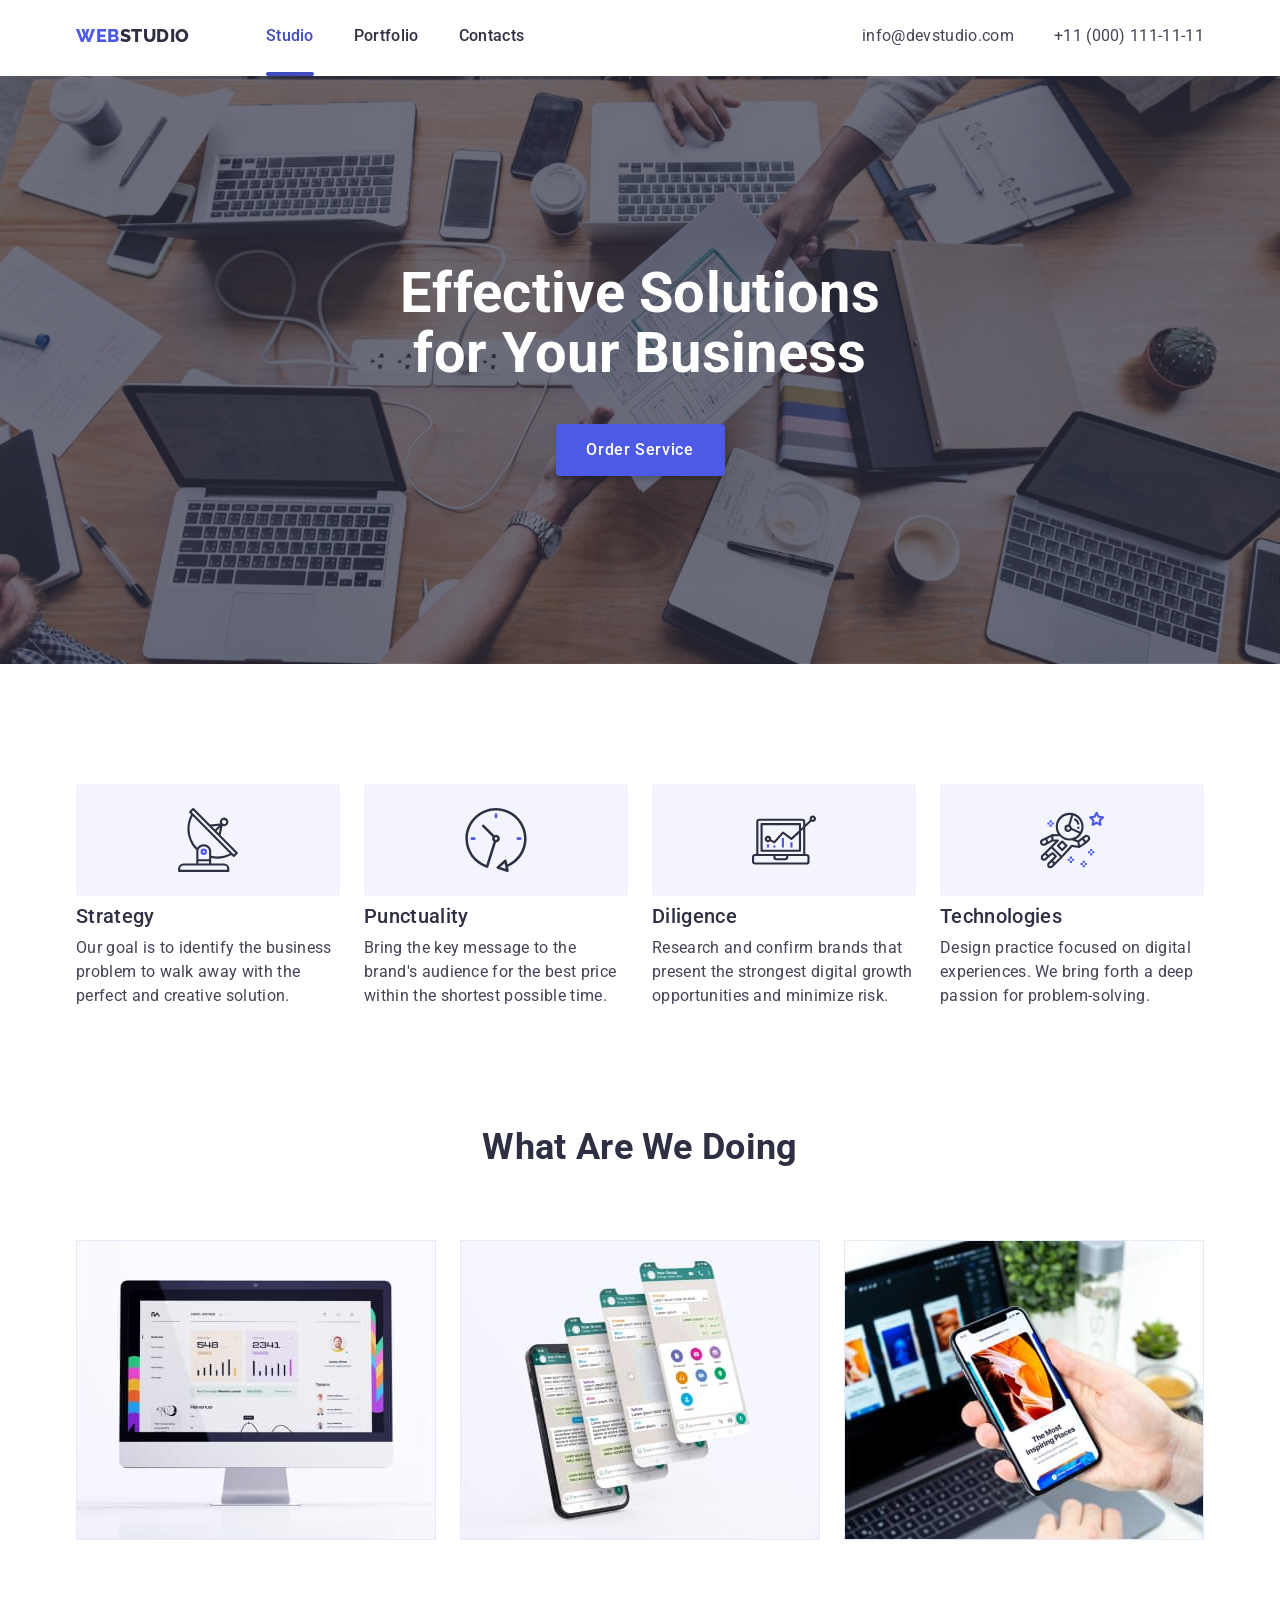
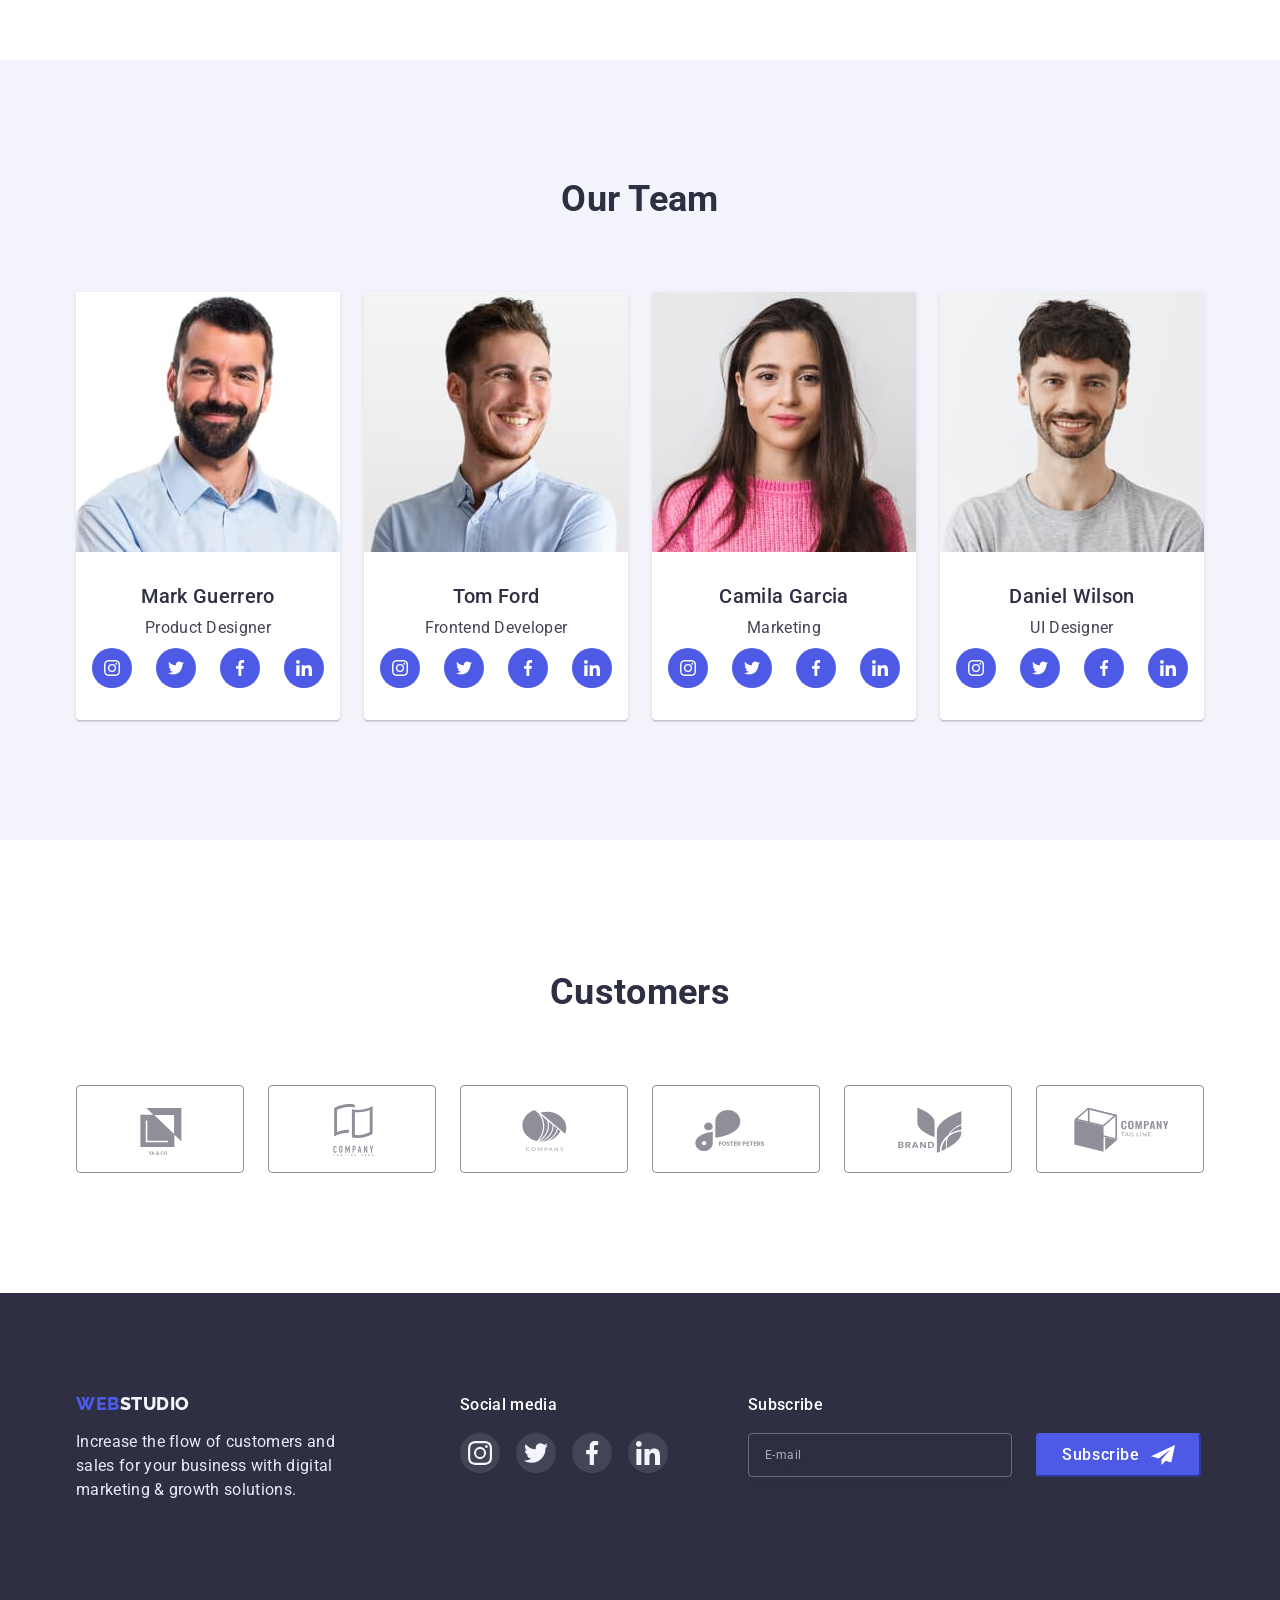
<file: index.html>
<!DOCTYPE html>
<html lang="en">
  <head>
    <meta charset="UTF-8" />
    <meta http-equiv="X-UA-Compatible" content="IE=edge" />
    <meta name="viewport" content="width=device-width, initial-scale=1.0" />

    <title>WebStudio</title>
    <!--Fonts-->
    <link rel="preconnect" href="https://fonts.googleapis.com" />
    <link rel="preconnect" href="https://fonts.gstatic.com" crossorigin />
    <link
      href="https://fonts.googleapis.com/css2?family=Raleway:wght@800&family=Roboto:wght@400;500;700&display=swap"
      rel="stylesheet"
    />

    <!-- Normalize -->
    <link
      rel="stylesheet"
      href="https://cdnjs.cloudflare.com/ajax/libs/modern-normalize/1.1.0/modern-normalize.min.css"
      integrity="sha512-wpPYUAdjBVSE4KJnH1VR1HeZfpl1ub8YT/NKx4PuQ5NmX2tKuGu6U/JRp5y+Y8XG2tV+wKQpNHVUX03MfMFn9Q=="
      crossorigin="anonymous"
      referrerpolicy="no-referrer"
    />

    <!--CSS-file-->
    <link rel="stylesheet" href="./css/styles.css" />
  </head>

  <body>
    <header class="header-index">
      <div class="container header-container">
        <!--Navigation-->
        <nav class="header-navigation">
          <!--Logo-->
          <a class="header-logo link" href="./index.html">
            Web<span>Studio</span>
          </a>

          <ul class="header-list">
            <li class="header-item list">
              <a class="header-link link current-page" href="./index.html">
                Studio
              </a>
            </li>
            <li class="header-item list">
              <a class="header-link link" href="./portfolio.html">
                Portfolio
              </a>
            </li>
            <li class="header-item list">
              <a class="header-link link" href=""> Contacts </a>
            </li>
          </ul>
        </nav>

        <!--Phone and email-->
        <address class="header-address">
          <ul class="header-address-list">
            <li class="header-mail list">
              <a class="header-mail-link link" href="mailto:info@devstudio.com"
                >info@devstudio.com</a
              >
            </li>
            <li class="header-phone list">
              <a class="header-phone-link link" href="tel:+110001111111"
                >+11 (000) 111-11-11</a
              >
            </li>
          </ul>
        </address>
      </div>
    </header>

    <main class="main-index">
      <!--Section 1-->
      <section class="hero">
        <div class="container">
          <!--Main heading-->
          <h1 class="hero-title">Effective Solutions for Your Business</h1>
          <button class="hero-btn btn" type="button" data-modal-open>
            Order Service
          </button>
        </div>
      </section>
      <!--Main priorities  Section 2-->
      <section class="main-priorities section">
        <div class="container">
          <h2 class="visually-hidden">Products</h2>
          <ul class="priorities-list">
            <li class="priorities-item list">
              <div class="priorities-item-wrap">
                <svg class="priorities-item-icon" width="64" height="64">
                  <use href="./images/icons.svg#icon-antenna-1-1"></use>
                </svg>
              </div>
              <h3 class="priorities-subtitle subtitle">Strategy</h3>
              <p class="priorites-desc text-desc">
                Our goal is to identify the business problem to walk away with
                the perfect and creative solution.
              </p>
            </li>
            <li class="priorities-item list">
              <div class="priorities-item-wrap">
                <svg class="priorities-item-icon" width="64" height="64">
                  <use href="./images/icons.svg#icon-clock-1-1"></use>
                </svg>
              </div>
              <h3 class="priorities-subtitle subtitle">Punctuality</h3>
              <p class="priorites-desc text-desc">
                Bring the key message to the brand's audience for the best price
                within the shortest possible time.
              </p>
            </li>
            <li class="priorities-item list">
              <div class="priorities-item-wrap">
                <svg class="priorities-item-icon" width="64" height="64">
                  <use href="./images/icons.svg#icon-diagram-1-1"></use>
                </svg>
              </div>
              <h3 class="priorities-subtitle subtitle">Diligence</h3>
              <p class="priorites-desc text-desc">
                Research and confirm brands that present the strongest digital
                growth opportunities and minimize risk.
              </p>
            </li>
            <li class="priorities-item list">
              <div class="priorities-item-wrap">
                <svg class="priorities-item-icon" width="64" height="64">
                  <use href="./images/icons.svg#icon-astronaut-1-1"></use>
                </svg>
              </div>
              <h3 class="priorities-subtitle subtitle">Technologies</h3>
              <p class="priorites-desc text-desc">
                Design practice focused on digital experiences. We bring forth a
                deep passion for problem-solving.
              </p>
            </li>
          </ul>
        </div>
      </section>

      <!--What are we doing-->
      <!--Section 3-->
      <section class="main-results section">
        <div class="container">
          <h2 class="results-title title">What are we doing</h2>
          <ul class="results-list">
            <li class="results-item list">
              <img
                class="results-image"
                src="./images/resalt_of_work_1.jpg"
                alt="Resalt of our work"
                width="360"
              />
            </li>
            <li class="results-item list">
              <img
                class="results-image"
                src="./images/resalt_of_work_2.jpg"
                alt="Resalt of our work"
                width="360"
              />
            </li>
            <li class="results-item list">
              <img
                class="results-image"
                src="./images/resalt_of_work_3.jpg"
                alt="Resalt of our work"
                width="360"
              />
            </li>
          </ul>
        </div>
      </section>

      <!--Team-->
      <!--Section 4-->
      <section class="main-team section">
        <div class="container">
          <h2 class="team-title title">Our Team</h2>
          <ul class="team-list">
            <li class="team-item list">
              <img
                class="team-image"
                src="./images/team_card_1.jpg"
                alt="Our worker-bee)"
                width="264"
                height="260"
              />
              <div class="team-content">
                <h3 class="team-name subtitle">Mark Guerrero</h3>
                <p class="team-job text-desc">Product Designer</p>
                <ul class="team-icon-list list">
                  <li class="team-icon-item">
                    <a href="" class="team-icon-link link">
                      <svg class="team-soc-icon" width="16" height="16">
                        <use href="./images/icons.svg#icon-instagram-2-1"></use>
                      </svg>
                    </a>
                  </li>
                  <li class="team-icon-item">
                    <a href="" class="team-icon-link link">
                      <svg class="team-soc-icon" width="16" height="16">
                        <use href="./images/icons.svg#icon-twitter-1-1"></use>
                      </svg>
                    </a>
                  </li>
                  <li class="team-icon-item">
                    <a href="" class="team-icon-link link">
                      <svg class="team-soc-icon" width="16" height="16">
                        <use href="./images/icons.svg#icon-facebook-1-1"></use>
                      </svg>
                    </a>
                  </li>
                  <li class="team-icon-item">
                    <a href="" class="team-icon-link link">
                      <svg class="team-soc-icon" width="16" height="16">
                        <use href="./images/icons.svg#icon-linkedin-1-1"></use>
                      </svg>
                    </a>
                  </li>
                </ul>
              </div>
            </li>
            <li class="team-item list">
              <img
                class="team-image"
                src="./images/team_card_2.jpg"
                alt="Our worker-bee)"
                width="264"
                height="260"
              />
              <div class="team-content">
                <h3 class="team-name subtitle">Tom Ford</h3>
                <p class="team-job text-desc">Frontend Developer</p>
                <ul class="team-icon-list list">
                  <li class="team-icon-item">
                    <a href="" class="team-icon-link link">
                      <svg class="team-soc-icon" width="16" height="16">
                        <use href="./images/icons.svg#icon-instagram-2-1"></use>
                      </svg>
                    </a>
                  </li>
                  <li class="team-icon-item">
                    <a href="" class="team-icon-link link">
                      <svg class="team-soc-icon" width="16" height="16">
                        <use href="./images/icons.svg#icon-twitter-1-1"></use>
                      </svg>
                    </a>
                  </li>
                  <li class="team-icon-item">
                    <a href="" class="team-icon-link link">
                      <svg class="team-soc-icon" width="16" height="16">
                        <use href="./images/icons.svg#icon-facebook-1-1"></use>
                      </svg>
                    </a>
                  </li>
                  <li class="team-icon-item">
                    <a href="" class="team-icon-link link">
                      <svg class="team-soc-icon" width="16" height="16">
                        <use href="./images/icons.svg#icon-linkedin-1-1"></use>
                      </svg>
                    </a>
                  </li>
                </ul>
              </div>
            </li>
            <li class="team-item list">
              <img
                class="team-image"
                src="./images/team_card_3.jpg"
                alt="Our worker-bee)"
                width="264"
                height="260"
              />
              <div class="team-content">
                <h3 class="team-name subtitle">Camila Garcia</h3>
                <p class="team-job text-desc">Marketing</p>
                <ul class="team-icon-list list">
                  <li class="team-icon-item">
                    <a href="" class="team-icon-link link">
                      <svg class="team-soc-icon" width="16" height="16">
                        <use href="./images/icons.svg#icon-instagram-2-1"></use>
                      </svg>
                    </a>
                  </li>
                  <li class="team-icon-item">
                    <a href="" class="team-icon-link link">
                      <svg class="team-soc-icon" width="16" height="16">
                        <use href="./images/icons.svg#icon-twitter-1-1"></use>
                      </svg>
                    </a>
                  </li>
                  <li class="team-icon-item">
                    <a href="" class="team-icon-link link">
                      <svg class="team-soc-icon" width="16" height="16">
                        <use href="./images/icons.svg#icon-facebook-1-1"></use>
                      </svg>
                    </a>
                  </li>
                  <li class="team-icon-item">
                    <a href="" class="team-icon-link link">
                      <svg class="team-soc-icon" width="16" height="16">
                        <use href="./images/icons.svg#icon-linkedin-1-1"></use>
                      </svg>
                    </a>
                  </li>
                </ul>
              </div>
            </li>
            <li class="team-item list">
              <img
                class="team-image"
                src="./images/team_card_4.jpg"
                alt="Our worker-bee)"
                width="264"
                height="260"
              />
              <div class="team-content">
                <h3 class="team-name subtitle">Daniel Wilson</h3>
                <p class="team-job text-desc">UI Designer</p>
                <ul class="team-icon-list list">
                  <li class="team-icon-item">
                    <a href="" class="team-icon-link link">
                      <svg class="team-soc-icon" width="16" height="16">
                        <use href="./images/icons.svg#icon-instagram-2-1"></use>
                      </svg>
                    </a>
                  </li>
                  <li class="team-icon-item">
                    <a href="" class="team-icon-link link">
                      <svg class="team-soc-icon" width="16" height="16">
                        <use href="./images/icons.svg#icon-twitter-1-1"></use>
                      </svg>
                    </a>
                  </li>
                  <li class="team-icon-item">
                    <a href="" class="team-icon-link link">
                      <svg class="team-soc-icon" width="16" height="16">
                        <use href="./images/icons.svg#icon-facebook-1-1"></use>
                      </svg>
                    </a>
                  </li>
                  <li class="team-icon-item">
                    <a href="" class="team-icon-link link">
                      <svg class="team-soc-icon" width="16" height="16">
                        <use href="./images/icons.svg#icon-linkedin-1-1"></use>
                      </svg>
                    </a>
                  </li>
                </ul>
              </div>
            </li>
          </ul>
        </div>
      </section>

      <section class="main-customers">
        <div class="container">
          <h2 class="customers-title title">Customers</h2>
          <ul class="customers-list list">
            <li class="customers-item">
              <a href="" class="customers-link link">
                <svg class="customers-icon" width="104" height="56">
                  <use href="./images/icons.svg#icon-Logo-2-1"></use>
                </svg>
              </a>
            </li>
            <li class="customers-item">
              <a href="" class="customers-link link">
                <svg class="customers-icon" width="104" height="56">
                  <use href="./images/icons.svg#icon-Logo-3-1"></use>
                </svg>
              </a>
            </li>
            <li class="customers-item">
              <a href="" class="customers-link link">
                <svg class="customers-icon" width="104" height="56">
                  <use href="./images/icons.svg#icon-Logo-4-1"></use>
                </svg>
              </a>
            </li>
            <li class="customers-item">
              <a href="" class="customers-link link">
                <svg class="customers-icon" width="104" height="56">
                  <use href="./images/icons.svg#icon-Logo-5-1"></use>
                </svg>
              </a>
            </li>
            <li class="customers-item">
              <a href="" class="customers-link link">
                <svg class="customers-icon" width="104" height="56">
                  <use href="./images/icons.svg#icon-Logo-6-1"></use>
                </svg>
              </a>
            </li>
            <li class="customers-item">
              <a href="" class="customers-link link">
                <svg class="customers-icon" width="104" height="56">
                  <use href="./images/icons.svg#icon-Logo-7-1"></use>
                </svg>
              </a>
            </li>
          </ul>
        </div>
      </section>
    </main>

    <footer class="footer-index">
      <div class="container footer-wrapper">
        <div class="footer-text-wrap">
          <a class="footer-logo link" href="./index.html">
            Web<span>Studio</span>
          </a>
          <p class="footer-desc">
            Increase the flow of customers and sales for your business with
            digital marketing & growth solutions.
          </p>
        </div>
        <div class="footer-soc-wrap">
          <p class="footer-soc-title">Social media</p>
          <ul class="footer-soc-list list">
            <li class="footer-soc-item">
              <a href="" class="footer-soc-link link">
                <svg class="footer-soc-icon" width="24" height="24">
                  <use href="./images/icons.svg#icon-instagram-2-1"></use>
                </svg>
              </a>
            </li>
            <li class="footer-soc-item">
              <a href="" class="footer-soc-link link">
                <svg class="footer-soc-icon" width="24" height="24">
                  <use href="./images/icons.svg#icon-twitter-1-1"></use>
                </svg>
              </a>
            </li>
            <li class="footer-soc-item">
              <a href="" class="footer-soc-link link">
                <svg class="footer-soc-icon" width="24" height="24">
                  <use href="./images/icons.svg#icon-facebook-1-1"></use>
                </svg>
              </a>
            </li>
            <li class="footer-soc-item">
              <a href="" class="footer-soc-link link">
                <svg class="footer-soc-icon" width="24" height="24">
                  <use href="./images/icons.svg#icon-linkedin-1-1"></use>
                </svg>
              </a>
            </li>
          </ul>
        </div>
        <div class="subscribe-footer">
          <p class="footer-soc-title">Subscribe</p>
          <form action="#" class="footer-subscribe-form">
            <input
              class="footer-email-input"
              type="email"
              name="email"
              placeholder="E-mail"
              required
            />
            <button type="submit" class="subscribe-btn btn">
              Subscribe
              <svg class="send-btn-icon" width="24" height="24">
                <use href="./images/icons.svg#icon-send"></use>
              </svg>
            </button>
          </form>
        </div>
      </div>
    </footer>

    <div class="backdrop is-hidden" data-modal>
      <div class="modal">
        <button class="modal-btn-close btn" type="button" data-modal-close>
          <svg class="modal-close-icon" width="8" height="8">
            <use href="./images/icons.svg#icon-close-black-18dp-2-1-1"></use>
          </svg>
        </button>
        <p class="modal-title">Leave your contacts and we will call you back</p>
        <form action="#" class="modal-form">
          <div class="input-wrapper">
            <label class="modal-label" for="user-name">Name</label>
            <div class="input-wrap">
              <input
                class="input-user input-frame"
                type="text"
                name="user-name"
                id="user-name"
                required
                minlength="2"
                pattern="^[a-zA-Z]+$"
                title="Username must be more than 2 symbols length and consists letters from a-z and A-Z"
              />
              <svg class="input-icon" width="18" height="24">
                <use href="./images/icons.svg#icon-user"></use>
              </svg>
            </div>
          </div>
          <div class="input-wrapper">
            <label class="modal-label" for="user-phone">Phone</label>
            <div class="input-wrap">
              <input
                class="input-phone input-frame"
                type="tel"
                name="user-phone"
                id="user-phone"
                required
              />
              <svg class="input-icon" width="18" height="24">
                <use href="./images/icons.svg#icon-phone"></use>
              </svg>
            </div>
          </div>

          <div class="input-wrapper">
            <label class="modal-label" for="user-email">Email</label>
            <div class="input-wrap">
              <input
                class="input-email input-frame"
                type="email"
                name="user-email"
                id="user-email"
              />
              <svg class="input-icon" width="18" height="24">
                <use href="./images/icons.svg#icon-email"></use>
              </svg>
            </div>
          </div>

          <div class="input-wrapper">
            <label class="modal-label" for="modal-text">Comment</label>
            <textarea
              class="modal-comments input-frame"
              name="modal-text"
              id="modal-text"
              rows="6"
              placeholder="Text input"
            ></textarea>
          </div>

          <div class="policy-wrap">
            <input
              class="policy-checkbox visually-hidden"
              type="checkbox"
              name="policy"
              id="policy"
              value="true"
              required
            />
            <label class="checkbox-text" for="policy"
              ><span>
                <svg class="policy-tick-icon" width="10" height="8">
                  <use href="./images/icons.svg#icon-tick"></use>
                </svg>
              </span>
              I accept the terms and conditions of the
              <a class="policy-link" href=""> Privacy Policy</a>
            </label>
          </div>

          <button class="btn modal-submit-btn" type="submit">Send</button>
        </form>
      </div>
    </div>

    <script src="./js/modal.js"></script>
  </body>
</html>
</file>
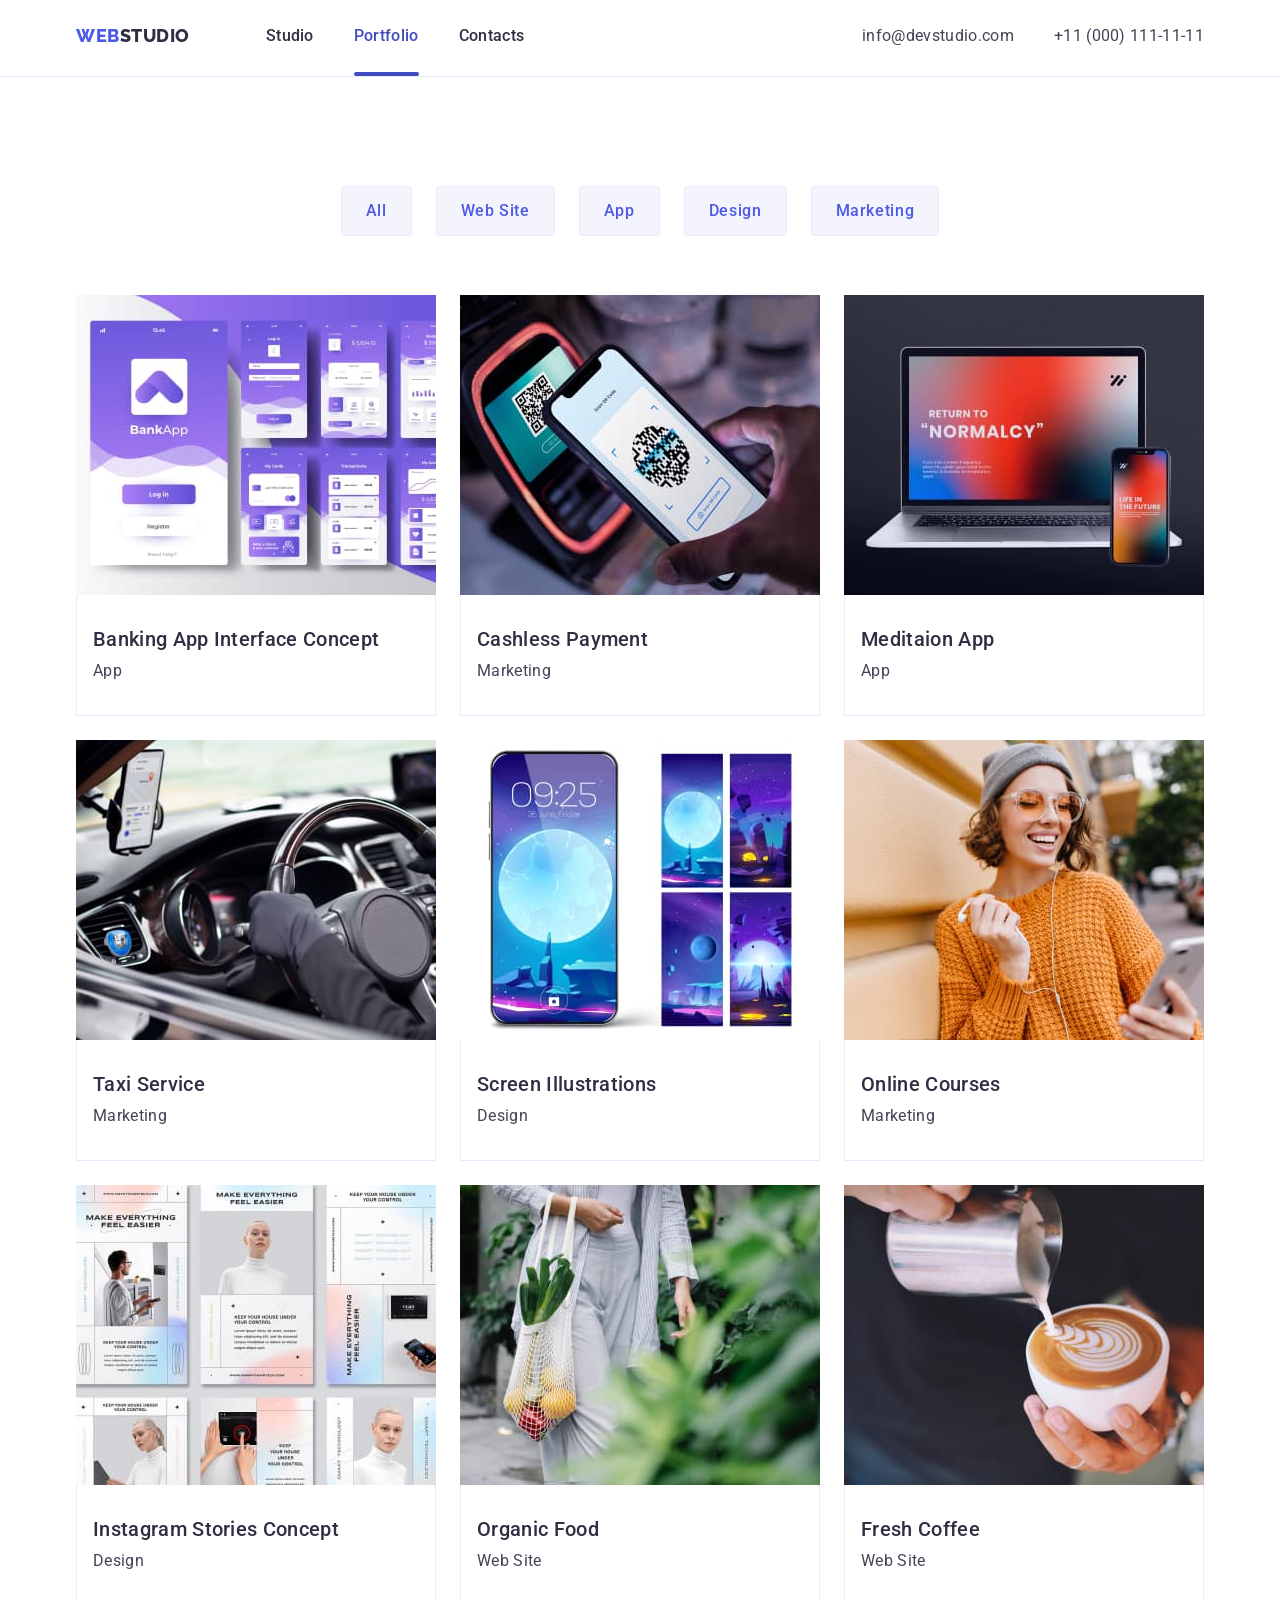
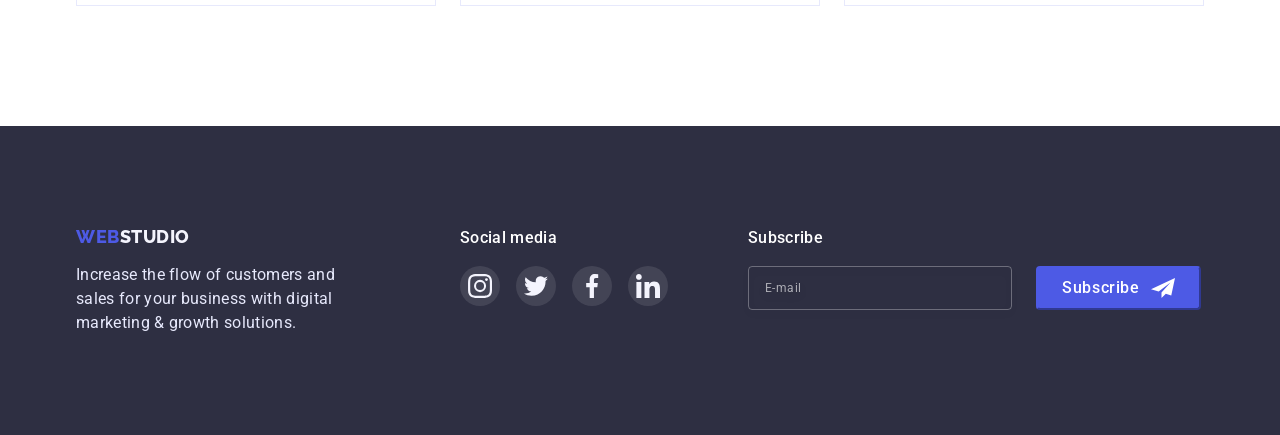
<file: portfolio.html>
<!DOCTYPE html>
<html lang="en">
  <head>
    <meta charset="UTF-8" />
    <meta http-equiv="X-UA-Compatible" content="IE=edge" />
    <meta name="viewport" content="width=device-width, initial-scale=1.0" />
    <title>Portfolio</title>

    <!--Fonts-->
    <link rel="preconnect" href="https://fonts.googleapis.com" />
    <link rel="preconnect" href="https://fonts.gstatic.com" crossorigin />
    <link
      href="https://fonts.googleapis.com/css2?family=Raleway:wght@800&family=Roboto:wght@400;500;700&display=swap"
      rel="stylesheet"
    />

    <!-- Normalize -->
    <link
      rel="stylesheet"
      href="https://cdnjs.cloudflare.com/ajax/libs/modern-normalize/1.1.0/modern-normalize.min.css"
      integrity="sha512-wpPYUAdjBVSE4KJnH1VR1HeZfpl1ub8YT/NKx4PuQ5NmX2tKuGu6U/JRp5y+Y8XG2tV+wKQpNHVUX03MfMFn9Q=="
      crossorigin="anonymous"
      referrerpolicy="no-referrer"
    />

    <!--CSS-file-->
    <link rel="stylesheet" href="./css/styles.css" />
  </head>

  <body>
    <header class="header-portfolio">
      <div class="container header-portfolio-container">
        <!--Navigation-->
        <nav class="header-navigation">
          <!--Logo-->
          <a class="header-logo link" href="./index.html">
            Web<span>Studio</span>
          </a>

          <ul class="header-list">
            <li class="header-item list">
              <a class="header-link link" href="./index.html"> Studio </a>
            </li>
            <li class="header-item list">
              <a class="header-link link current-page" href="./portfolio.html">
                Portfolio
              </a>
            </li>
            <li class="header-item list">
              <a class="header-link link" href=""> Contacts </a>
            </li>
          </ul>
        </nav>

        <!--Phone and email-->
        <address class="header-address">
          <ul class="header-address-list">
            <li class="header-mail list">
              <a class="header-mail-link link" href="mailto:info@devstudio.com"
                >info@devstudio.com</a
              >
            </li>
            <li class="header-phone list">
              <a class="header-phone-link link" href="tel:+110001111111"
                >+11 (000) 111-11-11</a
              >
            </li>
          </ul>
        </address>
      </div>
    </header>

    <main class="main-portfolio">
      <section class="main-projects">
        <div class="container">
          <h1 class="visually-hidden">Project</h1>
          <!--Filter-->
          <ul class="main-portfolio-list">
            <li class="main-portfolio-item list">
              <button class="main-portfolio-btn btn" type="button">All</button>
            </li>
            <li class="main-portfolio-item list">
              <button class="main-portfolio-btn btn" type="button">
                Web Site
              </button>
            </li>
            <li class="main-portfolio-item list">
              <button class="main-portfolio-btn btn" type="button">App</button>
            </li>
            <li class="main-portfolio-item list">
              <button class="main-portfolio-btn btn" type="button">
                Design
              </button>
            </li>
            <li class="main-portfolio-item list">
              <button class="main-portfolio-btn btn" type="button">
                Marketing
              </button>
            </li>
          </ul>

          <!--Projects-->
          <ul class="projects-list">
            <li class="project-item list">
              <a class="projects-link link" href="">
                <div class="image-text-wrap">
                  <img
                    class="projects-image"
                    src="./images/por_bankapp.jpg"
                    alt="Banking App"
                    width="360"
                    height="300"
                  />
                  <div class="text-wrap">
                    <p class="project-text">
                      14 Stylish and User-Friendly App Design Concepts · Task
                      Manager App · Calorie Tracker App · Exotic Fruit Ecommerce
                      App · Cloud Storage App
                    </p>
                  </div>
                </div>
                <div class="project-content">
                  <h3 class="projects-subtitle subtitle">
                    Banking App Interface Concept
                  </h3>
                  <p class="project-desc text-desc">App</p>
                </div>
              </a>
            </li>
            <li class="project-item list">
              <a class="projects-link link" href="">
                <div class="image-text-wrap">
                  <img
                    class="projects-image"
                    src="./images/por_payment.jpg"
                    alt="Cashless Payment"
                    width="360"
                    height="300"
                  />
                  <div class="text-wrap">
                    <p class="project-text">
                      14 Stylish and User-Friendly App Design Concepts · Task
                      Manager App · Calorie Tracker App · Exotic Fruit Ecommerce
                      App · Cloud Storage App
                    </p>
                  </div>
                </div>
                <div class="project-content">
                  <h3 class="projects-subtitle subtitle">Cashless Payment</h3>
                  <p class="project-desc text-desc">Marketing</p>
                </div>
              </a>
            </li>
            <li class="project-item list">
              <a class="projects-link link" href="">
                <div class="image-text-wrap">
                  <img
                    class="projects-image"
                    src="./images/por_meditation_app.jpg"
                    alt="Meditation App"
                    width="360"
                    height="300"
                  />
                  <div class="text-wrap">
                    <p class="project-text">
                      14 Stylish and User-Friendly App Design Concepts · Task
                      Manager App · Calorie Tracker App · Exotic Fruit Ecommerce
                      App · Cloud Storage App
                    </p>
                  </div>
                </div>
                <div class="project-content">
                  <h3 class="projects-subtitle subtitle">Meditaion App</h3>
                  <p class="project-desc text-desc">App</p>
                </div>
              </a>
            </li>
            <li class="project-item list">
              <a class="projects-link link" href="">
                <div class="image-text-wrap">
                  <img
                    class="projects-image"
                    src="./images/por_taxi_service.jpg"
                    alt="Taxi Service"
                    width="360"
                    height="300"
                  />
                  <div class="text-wrap">
                    <p class="project-text">
                      14 Stylish and User-Friendly App Design Concepts · Task
                      Manager App · Calorie Tracker App · Exotic Fruit Ecommerce
                      App · Cloud Storage App
                    </p>
                  </div>
                </div>
                <div class="project-content">
                  <h3 class="projects-subtitle subtitle">Taxi Service</h3>
                  <p class="project-desc text-desc">Marketing</p>
                </div>
              </a>
            </li>
            <li class="project-item list">
              <a class="projects-link link" href="">
                <div class="image-text-wrap">
                  <img
                    class="projects-image"
                    src="./images/por_screen_design.jpg"
                    alt="Screen Design"
                    width="360"
                    height="300"
                  />
                  <div class="text-wrap">
                    <p class="project-text">
                      14 Stylish and User-Friendly App Design Concepts · Task
                      Manager App · Calorie Tracker App · Exotic Fruit Ecommerce
                      App · Cloud Storage App
                    </p>
                  </div>
                </div>
                <div class="project-content">
                  <h3 class="projects-subtitle subtitle">
                    Screen Illustrations
                  </h3>
                  <p class="project-desc text-desc">Design</p>
                </div>
              </a>
            </li>
            <li class="project-item list">
              <a class="projects-link link" href="">
                <div class="image-text-wrap">
                  <img
                    class="projects-image"
                    src="./images/por_online_courses.jpg"
                    alt="Online Courses"
                    width="360"
                    height="300"
                  />
                  <div class="text-wrap">
                    <p class="project-text">
                      14 Stylish and User-Friendly App Design Concepts · Task
                      Manager App · Calorie Tracker App · Exotic Fruit Ecommerce
                      App · Cloud Storage App
                    </p>
                  </div>
                </div>
                <div class="project-content">
                  <h3 class="projects-subtitle subtitle">Online Courses</h3>
                  <p class="project-desc text-desc">Marketing</p>
                </div>
              </a>
            </li>
            <li class="project-item list">
              <a class="projects-link link" href="">
                <div class="image-text-wrap">
                  <img
                    class="projects-image"
                    src="./images/por_insta_design.jpg"
                    alt="Instagram Strories Concept"
                    width="360"
                    height="300"
                  />
                  <div class="text-wrap">
                    <p class="project-text">
                      14 Stylish and User-Friendly App Design Concepts · Task
                      Manager App · Calorie Tracker App · Exotic Fruit Ecommerce
                      App · Cloud Storage App
                    </p>
                  </div>
                </div>
                <div class="project-content">
                  <h3 class="projects-subtitle subtitle">
                    Instagram Stories Concept
                  </h3>
                  <p class="project-desc text-desc">Design</p>
                </div>
              </a>
            </li>
            <li class="project-item list">
              <a class="projects-link link" href="">
                <div class="image-text-wrap">
                  <img
                    class="projects-image"
                    src="./images/por_organic_food.jpg"
                    alt="Organic Food"
                    width="360"
                    height="300"
                  />
                  <div class="text-wrap">
                    <p class="project-text">
                      14 Stylish and User-Friendly App Design Concepts · Task
                      Manager App · Calorie Tracker App · Exotic Fruit Ecommerce
                      App · Cloud Storage App
                    </p>
                  </div>
                </div>
                <div class="project-content">
                  <h3 class="projects-subtitle subtitle">Organic Food</h3>
                  <p class="project-desc text-desc">Web Site</p>
                </div>
              </a>
            </li>
            <li class="project-item list">
              <a class="projects-link link" href="">
                <div class="image-text-wrap">
                  <img
                    class="projects-image"
                    src="./images/por_fresh_coffee.jpg"
                    alt="Fress Coffee"
                    width="360"
                    height="300"
                  />
                  <div class="text-wrap">
                    <p class="project-text">
                      14 Stylish and User-Friendly App Design Concepts · Task
                      Manager App · Calorie Tracker App · Exotic Fruit Ecommerce
                      App · Cloud Storage App
                    </p>
                  </div>
                </div>
                <div class="project-content">
                  <h3 class="projects-subtitle subtitle">Fresh Coffee</h3>
                  <p class="project-desc text-desc">Web Site</p>
                </div>
              </a>
            </li>
          </ul>
        </div>
      </section>
    </main>

    <footer class="footer-portfolio">
      <div class="container footer-wrapper">
        <div class="footer-portfolio-wrapper">
          <a class="footer-logo link" href="./index.html">
            Web<span>Studio</span>
          </a>
          <p class="footer-desc">
            Increase the flow of customers and sales for your business with
            digital marketing & growth solutions.
          </p>
        </div>
        <div class="footer-soc-wrap">
          <p class="footer-soc-title">Social media</p>
          <ul class="footer-soc-list list">
            <li class="footer-soc-item">
              <a href="" class="footer-soc-link link">
                <svg class="footer-soc-icon" width="24" height="24">
                  <use href="./images/icons.svg#icon-instagram-2-1"></use>
                </svg>
              </a>
            </li>
            <li class="footer-soc-item">
              <a href="" class="footer-soc-link link">
                <svg class="footer-soc-icon" width="24" height="24">
                  <use href="./images/icons.svg#icon-twitter-1-1"></use>
                </svg>
              </a>
            </li>
            <li class="footer-soc-item">
              <a href="" class="footer-soc-link link">
                <svg class="footer-soc-icon" width="24" height="24">
                  <use href="./images/icons.svg#icon-facebook-1-1"></use>
                </svg>
              </a>
            </li>
            <li class="footer-soc-item">
              <a href="" class="footer-soc-link link">
                <svg class="footer-soc-icon" width="24" height="24">
                  <use href="./images/icons.svg#icon-linkedin-1-1"></use>
                </svg>
              </a>
            </li>
          </ul>
        </div>
        <div class="subscribe-footer">
          <p class="footer-soc-title">Subscribe</p>
          <form action="#" class="footer-subscribe-form">
            <input
              class="footer-email-input"
              type="email"
              name="email"
              placeholder="E-mail"
              required
            />
            <button type="submit" class="subscribe-btn btn">
              Subscribe
              <svg class="send-btn-icon" width="24" height="24">
                <use href="./images/icons.svg#icon-send"></use>
              </svg>
            </button>
          </form>
        </div>
      </div>
    </footer>
  </body>
</html>
</file>
<file: css/styles.css>
/* --------index.html styles--------- */

:root {
  --title-color: #2e2f42; /* title,button, logo, background */
  --accent-color: #404bbf; /* hover,focus */
  --button-logo-color: #4d5ae5; /* logo,btn text and background*/
  --text-desc-color: #434455; /* text and address*/
  --hero-back-color: #ffffff; /* hero's text, background and text(hover,focus)*/
  --back-logo-color: #f4f4fd; /* logo, btn(background -text and -color)*/
  --logo-border-color: #e7e9fc; /* logo-footer,btn border*/
  --customers-border-color: #8e8f99; /*customers border logo*/
  --footer-icon-activ-color: #31d0aa;
  --modal-windows-bgr-color: #fcfcfc;
  --policy-text-color: #757575;
  --title-hero-weight: 500;
  --gap_between_img: 24px;
  --time-duration: 250ms;
  --timing-function: cubic-bezier(0.4, 0, 0.2, 1);
}

body {
  font-family: "Roboto", sans-serif;
  font-size: 16px;
  line-height: 1.5;
  letter-spacing: 0.02em;
  color: var(--title-color);
}

.btn {
  font-family: inherit;
  font-weight: var(--title-hero-weight);
  font-size: inherit;
  line-height: inherit;
  letter-spacing: 0.04em;
  cursor: pointer;
  margin: 0;
  padding: 0;
}

.title {
  font-size: 36px;
  line-height: 1.11;
  text-transform: capitalize;
  text-align: center;
}

.subtitle {
  font-weight: var(--title-hero-weight);
  font-size: 20px;
  line-height: 1.2;
  text-align: center;
}

.text-desc {
  color: var(--text-desc-color);
  text-align: center;
}

.link {
  text-decoration: none;
}

.list {
  list-style-type: none;
}

h1,
h2,
h3 {
  margin: 0;
}

ul,
p {
  margin: 0;
  padding: 0;
}

img {
  display: block;
}

.container {
  width: 1158px;
  padding-left: 15px;
  padding-right: 15px;
  margin-right: auto;
  margin-left: auto;
}

.section {
  padding-top: 120px;
}

/* -----HEADER------------ */

/* .header-index {
} */

.header-container,
.header-portfolio-container {
  display: flex;
  align-items: center;
}

.header-navigation {
  display: flex;
  margin-right: auto;
}

.header-logo,
.footer-logo {
  font-family: "Raleway", sans-serif;
  font-weight: 800;
  font-size: 18px;
  letter-spacing: 0.03em;
  text-transform: uppercase;
  color: var(--button-logo-color);
}

.header-navigation > a {
  display: block;
}

.header-logo {
  line-height: 1.33;
  margin-right: 76px;
}

.header-logo > span {
  color: var(--title-color);
}

.header-list {
  margin: 0;
  display: flex;
  gap: 40px;
}
.header-item {
  display: flex;
  align-self: center;
  gap: var(--gap_between_img);
}

.header-mail-link,
.header-phone-link {
  display: inline-block;
}

.header-logo,
.header-link,
.header-mail-link,
.header-phone-link {
  padding-top: var(--gap_between_img);
  padding-bottom: 28px;
}

.header-link {
  display: flex;
  flex-direction: column;
  transition-property: color;
  transition-duration: var(--time-duration);
  transition-timing-function: var(--timing-function);
}

.header-item > .current-page {
  color: var(--accent-color);
  display: flex;
  padding-top: var(--gap_between_img);
  padding-bottom: 0;
  gap: var(--gap_between_img);
}

.header-item > .current-page::after {
  content: "";
  display: block;
  width: 100%;
  height: 4px;
  border-radius: 2px;
  background-color: currentColor;
}

.header-link,
.projects-subtitle {
  font-weight: var(--title-hero-weight);
  color: inherit;
}

/* .header-link {
} */

.header-link:hover,
.header-link:focus {
  color: var(--accent-color);
}

.header-address {
  font-style: normal;
}

.header-address-list {
  display: flex;
}

.header-mail {
  margin-right: 40px;
}

.header-mail-link,
.header-phone-link {
  color: var(--text-desc-color);
  transition-property: color;
  transition-duration: var(--time-duration);
  transition-timing-function: var(--timing-function);
}

/* .header-phone {
} */
/* .header-mail-link{
} */
/* .header-phone-link{
}  */

.header-mail-link:hover,
.header-phone-link:hover,
.header-mail-link:focus,
.header-phone-link:focus {
  color: var(--accent-color);
}

/* -----------HERO------------ */
.hero {
  /* background-color: var(--title-color); */
  background-image: linear-gradient(
      rgba(46, 47, 66, 0.7),
      rgba(46, 47, 66, 0.7)
    ),
    url(../images/people-in-office.jpg);
  background-repeat: no-repeat;
  background-size: cover cover;
  background-position: center;
  max-width: 1440px;
  margin: 0 auto;

  text-align: center;

  padding-top: 188px;
  padding-bottom: 188px;
}

.hero-title {
  font-size: 56px;
  line-height: 1.07;
  color: var(--hero-back-color);

  max-width: 494px;
  margin: 0 auto 40px auto;
}

.hero-btn {
  min-width: 169px;
  color: var(--hero-back-color);
  background: var(--button-logo-color);
  box-shadow: 0px 4px 4px rgba(0, 0, 0, 0.15);
  border-color: transparent;
  border-radius: 4px;
  padding: 12px 0;

  transition-property: background-color;
  transition-duration: var(--time-duration);
  transition-timing-function: var(--timing-function);
}

.hero-btn:hover,
.hero-btn:focus {
  background-color: var(--accent-color);
}

/* ---SECTION 2 index.html */

/* .main-index{
}*/
/* .main-priorities {
} */

.visually-hidden {
  position: absolute;
  white-space: nowrap;
  width: 1px;
  height: 1px;
  overflow: hidden;
  border: 0;
  padding: 0;
  clip: rect(0 0 0 0);
  clip-path: inset(50%);
  margin: -1px;
}

.priorities-list {
  display: flex;
  gap: var(--gap_between_img);
}
/* .priorities-item {
}  */

.priorities-item-wrap {
  min-height: 112px;
  display: flex;
  align-items: center;
  justify-content: center;
  background-color: var(--back-logo-color);
  border-radius: 4px;
}
/* .priorities-item-icon {
} */

.priorities-subtitle,
.projects-subtitle,
.team-name,
.team-job,
.priorities-item-wrap {
  margin-bottom: 8px;
}

.priorities-subtitle {
  text-align: left;
}
.priorites-desc {
  text-align: inherit;
  max-width: 264px;
}

/* ---SECTION 3 index.html */

.main-results,
.main-team {
  padding-bottom: 120px;
}

/* .main-results {
} */

.results-title,
.team-title {
  margin-bottom: 72px;
}

.results-list {
  display: flex;
  gap: var(--gap_between_img);
}
/* .results-item {
} */
/* .results-image{
}  */

/* ---SECTION 4 index.html */
.main-team {
  background-color: var(--back-logo-color);
}

/* .team-title {
} */

.team-list {
  display: flex;
  gap: var(--gap_between_img);
}

.team-item {
  width: calc((100% - 3 * var(--gap_between_img)) / 4);
  box-shadow: 0px 1px 6px rgba(46, 47, 66, 0.08),
    0px 1px 1px rgba(46, 47, 66, 0.16), 0px 2px 1px rgba(46, 47, 66, 0.08);
  border-radius: 0px 0px 4px 4px;
  background-color: var(--hero-back-color);
}

.project-desc {
  color: var(--text-desc-color);
}

/* .team-image {
} */

.team-content {
  padding: 32px 16px;
}

/* .team-name {
} */
/* .team-job {
} */

.team-icon-list {
  display: flex;
  justify-content: center;
  align-items: center;
  gap: 24px;
}

.team-icon-item {
  width: 40px;
  height: 40px;
}
.team-icon-link {
  width: 100%;
  height: 100%;
  background-color: var(--button-logo-color);
  border-radius: 50%;
  display: flex;
  justify-content: center;
  align-items: center;
  transition-property: background-color;
  transition-duration: var(--time-duration);
  transition-timing-function: var(--timing-function);
}

.team-soc-icon {
  fill: var(--hero-back-color);
}

.team-icon-link:is(:hover, :focus) {
  background-color: var(--accent-color);
}

/* ----------CUSTOMERS------------- */
.main-customers {
  padding: 133px 0 120px 0;
}

.customers-title {
  margin-bottom: 72px;
}

.customers-list {
  display: flex;
  gap: var(--gap_between_img);
}

.customers-item {
  width: calc((100% - 5 * (var(--gap_between_img))) / 6);
  height: 88px;
}
.customers-link {
  width: 100%;
  height: 100%;
  border: 1px solid var(--customers-border-color);
  border-radius: 4px;

  display: flex;
  justify-content: center;
  align-items: center;
  color: var(--customers-border-color);

  transition-property: border-color, color;
  transition-duration: var(--time-duration), var(--time-duration);
  transition-timing-function: var(--timing-function), var(--timing-function);
}

.customers-icon {
  fill: currentColor;
}

.customers-link:is(:hover, :focus) {
  border-color: var(--accent-color);
  color: var(--accent-color);
}

/* -------------FOOTER------------- */

.footer-index,
.footer-portfolio {
  background-color: var(--title-color);
  padding: 100px 0;
}

.footer-wrapper {
  display: flex;
  align-items: baseline;
}

.footer-text-wrap,
.footer-portfolio-wrapper {
  margin-right: 120px;
}
.footer-logo {
  display: inline-block;
  line-height: 1.17;
  margin-bottom: 16px;
}

.footer-logo > span {
  color: var(--back-logo-color);
}

.footer-desc {
  color: var(--logo-border-color);
  max-width: 264px;
}

.footer-soc-wrap {
  margin-right: 80px;
}
.footer-soc-title {
  font-weight: var(--title-hero-weight);
  color: var(--hero-back-color);
  margin-bottom: 16px;
}
.footer-soc-list {
  display: flex;
  gap: 16px;
}
.footer-soc-item {
  width: 40px;
  height: 40px;
}
.footer-soc-link {
  width: 100%;
  height: 100%;
  background-color: rgba(255, 255, 255, 0.1);
  color: var(--back-logo-color);
  border-radius: 50%;
  display: flex;
  justify-content: center;
  align-items: center;
  transition-property: background-color;
  transition-duration: var(--time-duration);
  transition-timing-function: var(--timing-function);
}
.footer-soc-icon {
  fill: currentColor;
}

.footer-soc-link:is(:hover, :focus) {
  background-color: var(--footer-icon-activ-color);
}

.footer-subscribe-form {
  display: flex;
  gap: var(--gap_between_img);
}
.footer-email-input {
  outline: none;
  background-color: transparent;
  border: 1px solid rgba(255, 255, 255, 0.3);
  filter: drop-shadow(0px 4px 4px rgba(0, 0, 0, 0.15));
  border-radius: 4px;
  min-width: 264px;
  min-height: 40px;
  padding: 8px 16px;
  color: var(--hero-back-color);
  font-size: 12px;
  line-height: 2;
  letter-spacing: 0.04em;
  margin: 0;
}

.footer-email-input::placeholder {
  color: rgba(255, 255, 255, 0.6);
}

.footer-email-input:is(:hover, :focus) {
  border-color: var(--accent-color);
}

.subscribe-btn {
  min-width: 165px;
  min-height: 40px;
  background-color: var(--button-logo-color);
  border-color: var(--button-logo-color);
  border-radius: 4px;
  color: var(--hero-back-color);
  font-weight: 500;
  font-size: 16px;
  padding: 8px 24px;

  display: flex;
  align-items: center;
  justify-content: space-between;

  transition-property: background-color, border-color;
  transition-duration: var(--time-duration), var(--time-duration);
  transition-timing-function: var(--timing-function), var(--timing-function);
}

.send-btn-icon {
  fill: currentColor;
}

.subscribe-btn:is(:hover, :focus) {
  background-color: var(--accent-color);
  border-color: var(--accent-color);
}

/*--------- Portfolio's styles *-------------/

/* ----SECTION WITH BUTTONS---------- */
.header-portfolio {
  border-bottom: 1px solid #e7e9fc;
}
/* .main-portfolio {
}*/
.main-portfolio-list {
  margin-bottom: 59px;
  display: flex;
  justify-content: center;
  gap: var(--gap_between_img);
}
/* .main-portfolio-item {
}  */

.main-portfolio-btn {
  text-align: center;
  color: var(--button-logo-color);

  background: var(--back-logo-color);
  border: 1px solid var(--logo-border-color);
  border-radius: 4px;

  padding: 12px var(--gap_between_img);

  transition-property: border-color, background-color, color, box-shadow;
  transition-duration: var(--time-duration), var(--time-duration),
    var(--time-duration), var(--time-duration);
  transition-timing-function: var(--timing-function), var(--timing-function),
    var(--timing-function), var(--timing-function);
}

.main-portfolio-btn:hover,
.main-portfolio-btn:focus {
  color: var(--hero-back-color);
  background-color: var(--accent-color);
  border-color: var(--accent-color);
  box-shadow: 0px 3px 1px rgba(0, 0, 0, 0.1), 0px 2px 1px rgba(0, 0, 0, 0.08),
    0px 2px 2px rgba(0, 0, 0, 0.12);
}

/* -----SECTION WITH PROJECTS */

.main-projects {
  padding-top: 109px;
  padding-bottom: 120px;
}
.projects-list {
  display: flex;
  flex-wrap: wrap;
  flex-basis: calc(100%-2 * 24px) / 3;
  gap: var(--gap_between_img);
}
/* .project-item {
} */
.projects-link {
  color: inherit;
  display: inline-block;
  transition-property: box-shadow;
  transition-duration: var(--time-duration);
  transition-timing-function: var(--timing-function);
}

.projects-link:is(:hover, :focus) {
  box-shadow: 0px 1px 6px rgba(46, 47, 66, 0.08),
    0px 1px 1px rgba(46, 47, 66, 0.16), 0px 2px 1px rgba(46, 47, 66, 0.08);
}
.image-text-wrap {
  position: relative;
  display: flex;
  overflow: hidden;
}

.text-wrap {
  position: absolute;
  height: 100%;
  padding: 40px 32px;
  background-color: var(--button-logo-color);
  transform: translateY(100%);
  transition-property: transform;
  transition-duration: var(--time-duration);
  transition-timing-function: var(--timing-function);
}

.project-text {
  color: var(--back-logo-color);
  overflow: auto;
}

.projects-link:is(:hover, :focus) .text-wrap {
  transform: translateY(0%);
}

.project-content {
  padding: 32px 0px;
  border: 1px solid #e7e9fc;
  border-top: none;
}

/* .projects-image {
}  */
/* .projects-subtitle {
} */
/* .project-desc {
} */

.projects-subtitle,
.project-desc {
  padding-left: 16px;
  text-align: left;
}

/* .footer-portfolio-wrapper{

} */

.backdrop {
  position: fixed;
  top: 0;
  width: 100%;
  height: 100%;
  background: rgba(46, 47, 66, 0.4);
  transition-property: opacity, visibility;
  transition-duration: var(--time-duration);
  transition-timing-function: var(--timing-function);
}

.is-hidden {
  opacity: 0;
  visibility: hidden;
  pointer-events: none;
}

.modal {
  position: absolute;
  top: 50%;
  left: 50%;
  transform: translate(-50%, -50%) scale(1);
  width: 408px;
  min-height: 576px;
  background-color: var(--modal-windows-bgr-color);
  padding: var(--gap_between_img);

  box-shadow: 0px 1px 1px rgba(0, 0, 0, 0.14), 0px 1px 3px rgba(0, 0, 0, 0.12),
    0px 2px 1px rgba(0, 0, 0, 0.2);
  border-radius: 4px;

  transition-property: transform;
  transition-duration: var(--time-duration);
  transition-timing-function: var(--timing-function);
}

.backdrop.is-hidden .modal {
  transform: translate(-50%, -50%) scale(0);
}

.modal-btn-close {
  display: flex;
  justify-content: center;
  align-items: center;

  margin-left: auto;
  width: var(--gap_between_img);
  height: var(--gap_between_img);

  background-color: #e7e9fc;
  color: #000;

  border: 1px solid rgba(0, 0, 0, 0.1);
  border-radius: 50%;

  transition-property: color, background-color, border-color;
  transition-duration: var(--time-duration), var(--time-duration),
    var(--time-duration);
  transition-timing-function: var(--timing-function), var(--timing-function),
    var(--timing-function);

  margin-bottom: var(--gap_between_img);
}

.modal-close-icon {
  fill: currentColor;
}

.modal-btn-close:is(:hover, :focus) {
  color: var(--hero-back-color);
  background-color: var(--accent-color);
  border-color: var(--accent-color);
}

.modal-title {
  font-weight: 500;
  text-align: center;
  color: var(--title-color);
  margin-bottom: 16px;
}

.modal-form {
  display: flex;
  flex-direction: column;
  gap: 8px;
}

.input-wrapper {
  display: flex;
  flex-direction: column;
  gap: 4px;
}

.modal-label {
  font-size: 12px;
  line-height: 1.16;
  letter-spacing: 0.01em;
  color: var(--customers-border-color);
}

.input-wrap {
  position: relative;
}

.input-frame {
  outline: none;
  border: 1px solid rgba(33, 33, 33, 0.2);
  border-radius: 4px;
  width: 100%;
  min-height: 40px;
  padding-left: 38px;
  color: var(--title-color);
  transition-property: border-color;
  transition-duration: var(--time-duration);
  transition-timing-function: var(--timing-function);
}

.input-user {
}

.input-icon {
  position: absolute;
  left: 16px;
  top: 50%;
  transform: translateY(-50%);
  transition-property: fill;
  transition-duration: var(--time-duration);
  transition-timing-function: var(--timing-function);
}

.modal-comments {
  resize: none;
  width: 100%;
  min-height: 120px;
  padding: 8px 16px;

  font-size: 12px;
  line-height: 1.33;
  letter-spacing: 0.04em;
  color: var(--title-color);
}

.modal-comments::placeholder {
  color: rgba(117, 117, 117, 0.5);
}

.policy-wrap {
  width: 100%;
  display: flex;
  justify-content: baseline;
  padding-top: 8px;
}

.checkbox-text {
  position: relative;
  padding-left: 24px;
  font-size: 12px;
  line-height: 1.33;
  width: 100%;
  letter-spacing: 0.04em;
  color: var(--policy-text-color);
}
.policy-link {
  color: var(--button-logo-color);
}

.modal-submit-btn {
  display: inline-block;
  margin: 16px auto auto;
  min-width: 169px;
  min-height: 56px;
  padding: 16px 32px;
  color: var(--hero-back-color);
  background: var(--button-logo-color);
  box-shadow: 0px 4px 4px rgba(0, 0, 0, 0.15);
  border-radius: 4px;
  border: transparent;
  transition-property: background-color, border-color;
  transition-duration: var(--time-duration), var(--time-duration);
  transition-timing-function: var(--timing-function), var(--timing-function);
}

.modal-submit-btn:is(:hover, :focus) {
  background-color: var(--accent-color);
  border-color: var(--accent-color);
}

.input-frame:is(:hover, :focus) + .input-icon,
.input-icon:is(:hover, :focus) {
  fill: var(--button-logo-color);
}

.input-frame:focus {
  border-color: var(--button-logo-color);
}

.checkbox-text span {
  position: absolute;
  left: 0;
  top: 0;
  display: flex;
  justify-content: center;
  align-items: center;
  min-width: 16px;
  min-height: 16px;
  border: 1.25px solid #2e2f42;
  border-radius: 2px;
  color: transparent;
  background-color: transparent;
  transition-property: color, background-color, border-color;
  transition-duration: var(--time-duration), var(--time-duration),
    var(--time-duration);
  transition-timing-function: var(--timing-function), var(--timing-function),
    var(--timing-function);
}

.policy-tick-icon {
  fill: currentColor;
}

.policy-checkbox:checked + .checkbox-text span {
  color: var(--back-logo-color);
  background-color: var(--accent-color);
  border-color: var(--accent-color);
}
</file>
